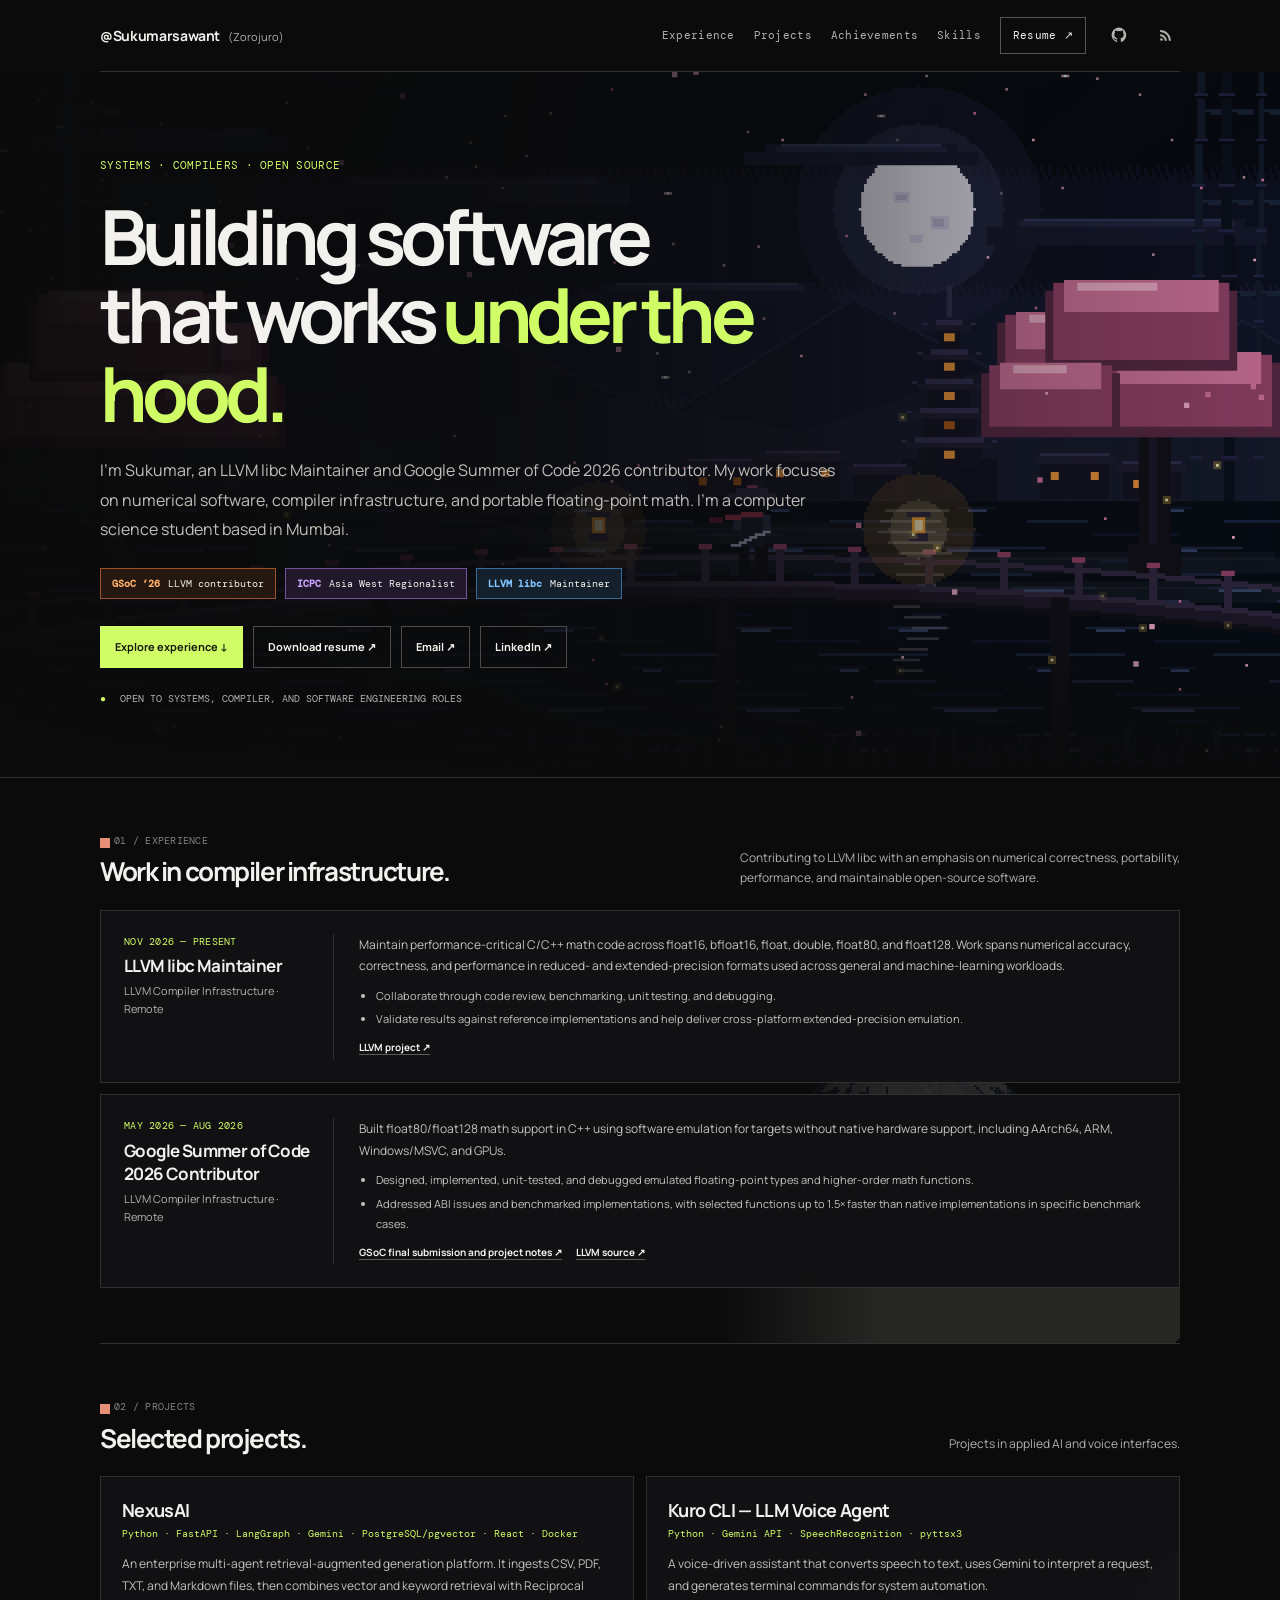
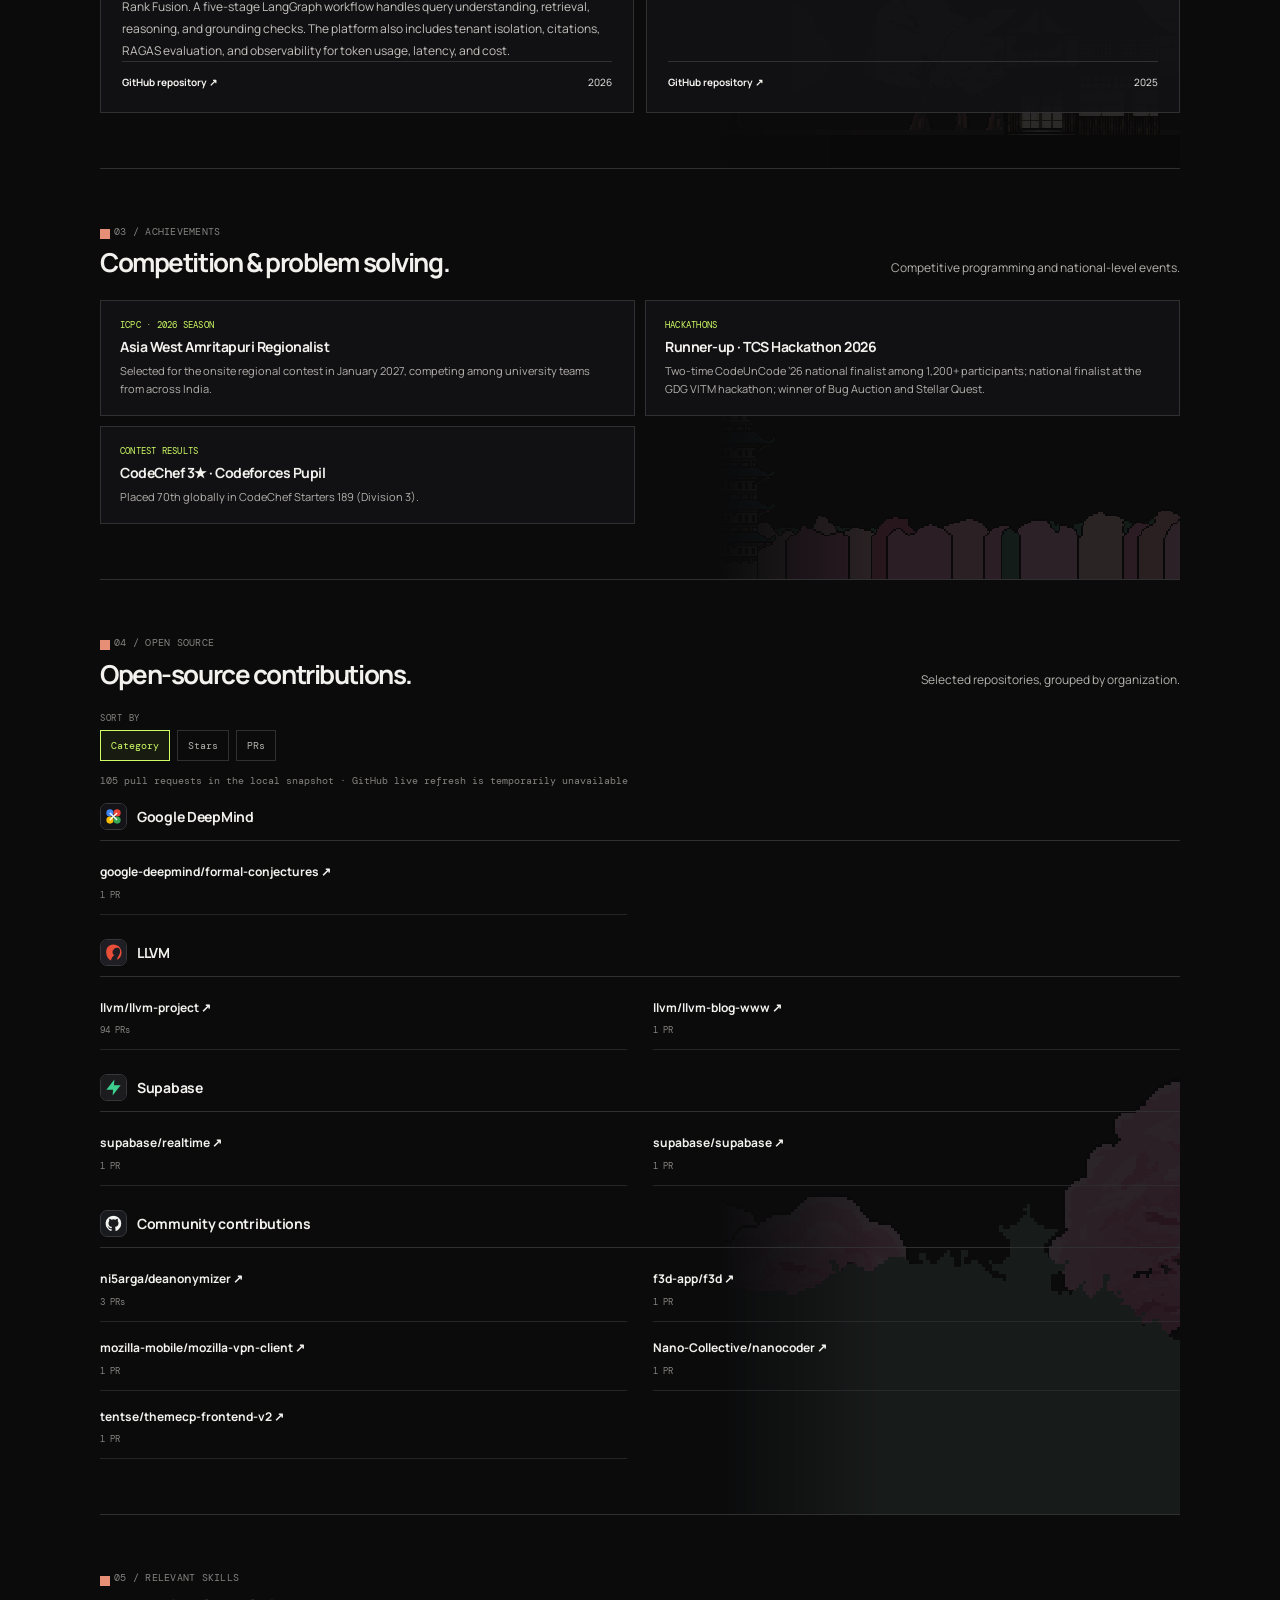
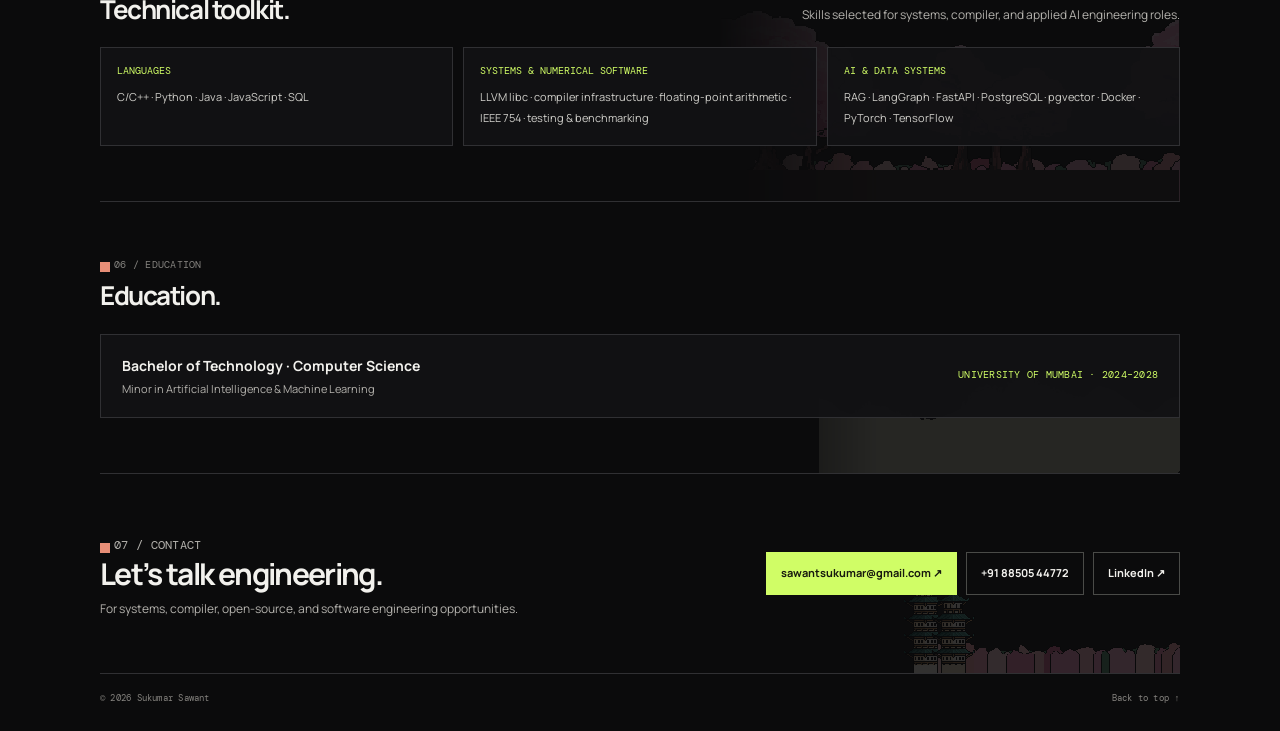
<file: index.html>
<!doctype html>
<html lang="en">
<head>
<meta charset="utf-8"><meta name="viewport" content="width=device-width,initial-scale=1"><meta name="theme-color" content="#0b0b0c">
<meta name="description" content="Sukumar Sawant — LLVM libc Maintainer, Google Summer of Code 2026 contributor, and computer science student focused on compilers, systems, and open source.">
<meta property="og:title" content="Sukumar Sawant — Systems & Open Source"><meta property="og:description" content="LLVM libc maintainer and GSoC contributor working on portable floating-point math, compilers, and systems software."><meta property="og:type" content="website">
<title>Sukumar Sawant — Systems &amp; Open Source</title>
<link rel="alternate" type="application/rss+xml" title="Sukumar Sawant — GitHub contributions" href="rss.xml">
<link rel="preconnect" href="https://fonts.googleapis.com"><link rel="preconnect" href="https://fonts.gstatic.com" crossorigin><link href="https://fonts.googleapis.com/css2?family=DM+Mono:wght@400;500&family=Manrope:wght@400;500;600;700;800&display=swap" rel="stylesheet">
<style>
@property --drift-x{syntax:"<length>";inherits:false;initial-value:0px}:root{color-scheme:dark;--bg:#0b0b0c;--surface:#111214;--surface2:#17181a;--ink:#f2f1ed;--muted:#b4b2ad;--dim:#85837f;--line:#303033;--accent:#d0fd66;--max:1080px}*{box-sizing:border-box}html{scroll-behavior:smooth;scroll-padding-top:90px}body{margin:0;background:var(--bg);color:var(--ink);font:15px/1.65 Manrope,Arial,sans-serif;-webkit-font-smoothing:antialiased}a{color:inherit;text-decoration:none}a:focus-visible{outline:2px solid var(--accent);outline-offset:4px}.wrap{width:min(var(--max),calc(100% - 48px));margin:0 auto}.mono,.eyebrow,.nav,.section-label,.meta,.tag,.footer{font-family:"DM Mono",monospace;letter-spacing:.025em}.topbar{height:72px;border-bottom:1px solid var(--line);display:flex;align-items:center;justify-content:space-between;gap:20px}.brand{font-weight:700;font-size:14px;letter-spacing:-.025em;white-space:nowrap}.brand span{color:var(--muted);font-size:11px;font-weight:400;letter-spacing:0;margin-left:5px}.brand i{font-style:normal;color:var(--accent)}.nav{display:flex;gap:19px;align-items:center;color:var(--muted);font-size:11px}.nav a:hover,.plain-link:hover{color:var(--accent)}.nav .resume{border:1px solid #555650;padding:8px 12px;color:var(--ink);white-space:nowrap}.nav-icon{display:inline-flex;width:28px;height:28px;align-items:center;justify-content:center;color:var(--muted)}.nav-icon svg{width:16px;height:16px;fill:currentColor}.nav-icon:hover{color:var(--accent)}
.hero{width:100vw;margin-left:calc((min(var(--max),100vw - 48px) - 100vw)/2);padding:84px max(24px,calc((100vw - var(--max))/2)) 72px;border-bottom:1px solid var(--line);position:relative;min-height:560px;display:flex;align-items:center;overflow:hidden;isolation:isolate}.hero:before{content:"";position:absolute;inset:0;z-index:1;pointer-events:none;background:linear-gradient(90deg,rgba(11,11,12,.97) 0%,rgba(11,11,12,.86) 38%,rgba(11,11,12,.36) 76%,rgba(11,11,12,.18) 100%),linear-gradient(0deg,#0b0b0c 0%,transparent 19%,transparent 88%,rgba(11,11,12,.08) 100%)}.japan-scene{position:absolute;inset:0;z-index:0;overflow:hidden;pointer-events:none}.japan-scene img{position:absolute;inset:0;width:100%;height:100%;object-fit:fill;image-rendering:pixelated;transform:translate3d(var(--drift-x,0px),var(--parallax-y,0px),0);will-change:transform}.scene-sky{z-index:0}.scene-clouds{z-index:1;animation:scene-drift 48s ease-in-out infinite alternate}.scene-mountain-back{z-index:2;animation:scene-drift 65s ease-in-out infinite alternate-reverse}.scene-fuji{z-index:3;animation:scene-drift 72s ease-in-out infinite alternate}.scene-mountain-middle{z-index:4;animation:scene-drift 58s ease-in-out infinite alternate-reverse}.scene-background-trees{z-index:5;animation:scene-drift 50s ease-in-out infinite alternate}.scene-mountain-front{z-index:6;animation:scene-drift 44s ease-in-out infinite alternate-reverse}.scene-trees{z-index:7;animation:scene-drift 38s ease-in-out infinite alternate}.scene-house{z-index:8}.scene-shrine-multiple{z-index:9}.scene-shrine-single{z-index:10}.scene-grass{z-index:11}.scene-ground{z-index:12}.hero-content{position:relative;z-index:2;width:100%;max-width:780px}.eyebrow{font-size:11px;text-transform:uppercase;color:var(--accent);margin:0 0 23px}.hero h1{font-size:clamp(44px,7vw,76px);line-height:1.03;letter-spacing:-.075em;margin:0;max-width:900px}.hero h1 span{color:var(--accent)}.lede{max-width:740px;color:#c1bfba;font-size:16px;line-height:1.85;margin:24px 0 0}.hero-links{display:flex;flex-wrap:wrap;align-items:center;gap:10px;margin-top:27px}.button{display:inline-flex;align-items:center;justify-content:center;gap:9px;padding:11px 14px;border:1px solid #4a4b48;font-size:11px;font-weight:700;transition:.18s}.button:hover{border-color:var(--accent);transform:translateY(-2px)}.button.primary{background:var(--accent);color:#17190e;border-color:var(--accent)}.availability{font:10px "DM Mono",monospace;color:var(--muted);margin-top:24px;text-transform:uppercase}.availability b{color:var(--accent);font-weight:400;margin-right:8px}@keyframes scene-drift{from{--drift-x:-4px}to{--drift-x:4px}}
.hero-badges{display:flex;flex-wrap:wrap;gap:9px;margin-top:23px}.hero-badge{display:inline-flex;align-items:center;gap:8px;border:1px solid #4a4d42;background:#141611;padding:8px 11px;color:#f2f1ed;font:10px "DM Mono",monospace;transition:transform .18s,border-color .18s}.hero-badge b{font-weight:600}.hero-badge:hover{transform:translateY(-2px)}.hero-badge--gsoc{background:#241810;border-color:#9a5425}.hero-badge--gsoc b{color:#ffad68}.hero-badge--gsoc:hover{border-color:#ffad68}.hero-badge--icpc{background:#21182b;border-color:#72519a}.hero-badge--icpc b{color:#c9a5ff}.hero-badge--icpc:hover{border-color:#c9a5ff}.hero-badge--maintainer{background:#14202c;border-color:#376c9e}.hero-badge--maintainer b{color:#82c4ff}.hero-badge--maintainer:hover{border-color:#82c4ff}
.section{padding:55px 0;border-bottom:1px solid var(--line)}.section-head{display:flex;justify-content:space-between;align-items:end;gap:20px;margin-bottom:22px}.section-label{color:var(--dim);font-size:10px;text-transform:uppercase;margin:0 0 7px}.section h2{font-size:26px;line-height:1.2;letter-spacing:-.055em;margin:0}.section-intro{margin:0;max-width:440px;font-size:12px;color:var(--muted)}.feature{display:grid;grid-template-columns:210px 1fr;gap:25px;padding:23px;background:var(--surface);border:1px solid var(--line)}.feature + .feature{margin-top:11px}.feature-aside{border-right:1px solid var(--line);padding-right:18px}.meta{font-size:10px;color:var(--accent);text-transform:uppercase}.feature h3,.project h3,.award h3{font-size:17px;line-height:1.35;letter-spacing:-.035em;margin:5px 0 4px}.org{font-size:11px;color:var(--muted)}.feature-body p{margin:0;color:#c5c3be;font-size:12px;line-height:1.8}.feature-body ul{padding-left:17px;margin:9px 0 0;color:#c5c3be;font-size:11px;line-height:1.85}.feature-body li+li{margin-top:3px}.inline-proof{display:inline-flex;gap:14px;margin-top:10px;font-size:10px;font-weight:700}.plain-link{color:var(--ink);text-decoration:underline;text-decoration-color:#595a54;text-underline-offset:3px}
.projects{display:grid;grid-template-columns:1fr 1fr;gap:12px}.project{background:var(--surface);border:1px solid var(--line);padding:21px;display:flex;flex-direction:column;min-height:210px}.project h3{font-size:18px;margin:0 0 5px}.project .stack{font:10px "DM Mono",monospace;color:var(--accent);margin:0 0 13px}.project p{font-size:12px;line-height:1.8;color:#c5c3be;margin:0}.project .project-bottom{border-top:1px solid var(--line);padding-top:12px;margin-top:auto;display:flex;justify-content:space-between;gap:12px;font-size:10px}.project-bottom a{font-weight:700}.project-bottom a:hover{color:var(--accent)}
.contribution-tools{display:grid;gap:12px;margin-bottom:16px}.contribution-search{width:100%;border:1px solid var(--line);background:var(--surface);color:var(--ink);font:12px Manrope,sans-serif;padding:12px 14px}.filter-row{display:flex;flex-wrap:wrap;gap:7px}.filter-btn{border:1px solid var(--line);background:transparent;color:var(--muted);font:10px "DM Mono",monospace;padding:8px 10px;cursor:pointer}.filter-btn:hover,.filter-btn[aria-pressed="true"]{border-color:var(--accent);background:#171b10;color:var(--accent)}.filter-count{color:var(--dim);margin-left:4px}.contribution-count{font:10px "DM Mono",monospace;color:var(--dim);margin:0}.contribution-list{display:grid;grid-template-columns:repeat(2,minmax(0,1fr));gap:10px}.contribution-card{display:flex;flex-direction:column;gap:13px;padding:17px;background:var(--surface);border:1px solid var(--line);min-width:0}.contribution-card-head{display:flex;justify-content:space-between;align-items:flex-start;gap:10px}.contribution-repo-name{font-size:13px;font-weight:700;margin:0 0 3px;overflow-wrap:anywhere}.contribution-org-name{font:9px "DM Mono",monospace;color:var(--dim);margin:0}.pr-count{white-space:nowrap;border:1px solid #45483d;background:#191c14;color:var(--accent);padding:5px 7px;font:9px "DM Mono",monospace}.contribution-stats{display:flex;gap:7px;flex-wrap:wrap}.contribution-stat{border:1px solid var(--line);padding:5px 7px;color:var(--muted);font:9px "DM Mono",monospace}.contribution-stat--merged{color:#a8e5a3;border-color:#3f6240;background:#141d14}.contribution-card>a{font-size:10px;font-weight:700;color:#d7d6d1}.contribution-card>a:hover{color:var(--accent)}
.achievement-grid{display:grid;grid-template-columns:repeat(2,1fr);gap:10px}.award{background:var(--surface);border:1px solid var(--line);padding:17px 19px}.award .meta{color:var(--accent);font-size:9px;text-transform:uppercase}.award h3{margin:5px 0;font-size:14px}.award p{font-size:11px;line-height:1.65;color:var(--muted);margin:0}
.skills{display:grid;grid-template-columns:repeat(3,1fr);gap:10px}.skill-group{padding:16px;background:var(--surface);border:1px solid var(--line)}.skill-group h3{font:10px "DM Mono",monospace;color:var(--accent);text-transform:uppercase;margin:0 0 10px}.skill-group p{margin:0;color:#d0cfca;font-size:11px;line-height:1.9}.education{display:flex;justify-content:space-between;gap:20px;align-items:center;padding:19px 21px;background:var(--surface);border:1px solid var(--line)}.education h3{font-size:14px;margin:0 0 3px}.education p{font-size:11px;color:var(--muted);margin:0}.education .meta{white-space:nowrap;text-align:right;font-size:10px;color:var(--accent)}
.contact{display:flex;align-items:center;justify-content:space-between;gap:25px}.contact h2{font-size:30px}.contact p{font-size:12px;color:var(--muted);margin:7px 0 0}.contact-links{display:flex;gap:9px;flex-wrap:wrap}.footer{display:flex;justify-content:space-between;padding:17px 0 25px;font-size:9px;color:var(--dim)}.footer a:hover{color:var(--accent)}
@media(max-width:760px){.wrap{width:calc(100% - 34px)}.topbar{height:62px;gap:10px}.brand{font-size:12px}.brand span{font-size:10px}.nav{gap:8px}.nav a:not(.resume):not(.nav-icon){display:none}.nav .resume{font-size:10px;padding:7px 9px}.nav-icon{width:24px;height:26px}.hero{width:100vw;margin-left:-17px;padding:65px 17px 55px;min-height:0;align-items:flex-start}.hero:before{background:linear-gradient(90deg,rgba(11,11,12,.94),rgba(11,11,12,.64)),linear-gradient(0deg,#0b0b0c 0%,transparent 30%,rgba(11,11,12,.12) 100%)}.japan-scene{inset:0;width:100%;height:100%;aspect-ratio:auto;opacity:.86}.japan-scene img{width:100%;height:100%}.hero h1{font-size:clamp(43px,11vw,66px)}.lede{font-size:14px}.section{padding:43px 0}.section-head{display:block}.section-intro{margin-top:9px}.feature{grid-template-columns:1fr;gap:12px;padding:18px}.feature-aside{border-right:0;border-bottom:1px solid var(--line);padding:0 0 11px}.projects,.achievement-grid,.skills,.contribution-list{grid-template-columns:1fr}.project{min-height:195px}.education{align-items:flex-start;flex-direction:column}.education .meta{text-align:left}.contact{align-items:flex-start;flex-direction:column}.contact h2{font-size:27px}.footer{gap:14px;flex-wrap:wrap}.hero-badge{font-size:9px}}@media(prefers-reduced-motion:reduce){html{scroll-behavior:auto}*,*:before,*:after{transition:none!important;animation:none!important}}
</style>
<style>
.hero:before{z-index:2}.hero-content{z-index:3}.hero-video{position:absolute;inset:0;z-index:1;width:100%;height:100%;object-fit:cover;object-position:center;opacity:0;transition:opacity .7s ease;pointer-events:none}.hero.video-ready .hero-video{opacity:1}.japan-scene{z-index:1;transition:opacity .7s ease}.hero.video-ready .japan-scene{opacity:0}
@media(prefers-reduced-motion:reduce){.hero-video{display:none!important}}
</style>
<style>
/* Carry the pixel-art world through the portfolio with quiet, section-specific landmarks. */
.section{position:relative;isolation:isolate;overflow:hidden}
.section:before{content:"";position:absolute;z-index:0;inset:0 0 0 auto;width:min(43%,500px);pointer-events:none;background-repeat:no-repeat;background-position:right center;background-size:auto 78%;opacity:.13;image-rendering:pixelated;mask-image:linear-gradient(90deg,transparent 0%,#000 35%)}
.section>*{position:relative;z-index:1}
#experience:before{background-image:url("images/japan/Fuji.png"),url("images/japan/Mountain_Back.png");background-size:auto 76%,auto 67%;background-position:right 18% center,right bottom}
#projects:before{background-image:url("images/japan/House.png"),url("images/japan/Trees.png");background-size:auto 57%,auto 66%;background-position:right 13% bottom,right bottom}
#achievements:before{background-image:url("images/japan/Shrine_Single.png"),url("images/japan/BackgroundTrees.png");background-size:auto 72%,auto 75%;background-position:right 17% bottom,right bottom}
#opensource:before{background-image:url("images/japan/Mountain_Middle.png"),url("images/japan/Trees.png");background-size:auto 67%,auto 60%;background-position:right 10% bottom,right bottom}
#skills:before{background-image:url("images/japan/Trees.png"),url("images/japan/BackgroundTrees.png");background-size:auto 82%,auto 76%;background-position:right 10% bottom,right bottom}
#education:before{background-image:url("images/japan/Mountain_Back.png");background-size:auto 68%;background-position:right bottom}
#contact:before{background-image:url("images/japan/Shrine_Multiple.png"),url("images/japan/BackgroundTrees.png");background-size:auto 77%,auto 68%;background-position:right 8% bottom,right bottom;opacity:.16}
.section-label{display:flex;align-items:center;gap:8px}
.section-label:before{content:"";width:6px;height:6px;flex:0 0 6px;background:#ff9d83;box-shadow:4px 0 #ff9d83,0 4px #ff9d83,4px 4px #ff9d83;opacity:.9}
.project,.feature,.award,.skill-group,.education{background-color:rgba(17,18,20,.94)}
@media(max-width:760px){.section:before{width:60%;background-size:auto 58%;opacity:.09}#contact:before{opacity:.11}.section>*{z-index:1}}
@media(prefers-reduced-motion:reduce){.section:before{scroll-behavior:auto}}
.contribution-tools{gap:13px}.contribution-filter-block{display:grid;gap:6px}.control-label{font:9px "DM Mono",monospace;letter-spacing:.08em;text-transform:uppercase;color:var(--dim)}.contribution-sort .filter-btn[aria-pressed="true"]{border-color:#777;background:#202023;color:var(--ink)}
.contribution-list{display:grid;grid-template-columns:1fr;gap:24px}.contribution-group{min-width:0}.contribution-group-head{display:flex;align-items:center;gap:10px;margin:0 0 5px;padding-bottom:10px;border-bottom:1px solid var(--line)}.contribution-group-head img,.contribution-group-mark{width:27px;height:27px;flex:0 0 27px;border:1px solid #37373b;border-radius:7px}.contribution-group-head img{display:block}.contribution-group-mark{display:grid;place-items:center;background:#191a1d;color:#f4f4f2}.contribution-group-mark svg{width:17px;height:17px;fill:currentColor}.contribution-group-title{font-size:14px;margin:0;letter-spacing:-.02em}.contribution-group-meta{font:9px "DM Mono",monospace;color:var(--dim);margin-left:auto}.contribution-repo-list{display:grid;grid-template-columns:repeat(2,minmax(0,1fr));column-gap:26px}.contribution-entry{display:grid;grid-template-columns:minmax(0,1fr);gap:5px;min-width:0;padding:13px 0;border-bottom:1px solid rgba(48,48,51,.72)}.contribution-entry-main{min-width:0}.contribution-entry-title{font-size:12px;font-weight:700;overflow-wrap:anywhere}.contribution-entry-title:hover{color:var(--accent)}.contribution-entry-description{font-size:10px;line-height:1.55;color:var(--muted);margin:4px 0 0;max-width:76ch}.contribution-entry-metrics{display:flex;flex-wrap:wrap;align-items:center;gap:5px 9px;white-space:normal;font:9px "DM Mono",monospace;color:var(--dim)}.contribution-entry-metrics>span+span:before{content:"·";margin-right:9px;color:#65656a}.contribution-entry-metrics .repo-stars{color:var(--dim)}
@media(max-width:760px){.contribution-repo-list{grid-template-columns:1fr}.contribution-group-meta{font-size:8px}.contribution-entry-description{max-width:unset}}
</style>
</head>
<body>
<header class="wrap topbar"><a class="brand" href="#top">@Sukumarsawant <span>(Zorojuro)</span></a><nav class="nav" aria-label="Main navigation"><a href="#experience">Experience</a><a href="#projects">Projects</a><a href="#achievements">Achievements</a><a href="#skills">Skills</a><a class="resume" href="sukumar_resume.pdf" target="_blank" rel="noopener">Resume ↗</a><a class="nav-icon" href="https://github.com/sukumarsawant" target="_blank" rel="noopener" aria-label="GitHub profile" title="GitHub"><svg viewBox="0 0 24 24" aria-hidden="true"><path d="M12 .9a11.1 11.1 0 0 0-3.51 21.63c.55.1.76-.24.76-.54v-2.08c-3.1.67-3.76-1.32-3.76-1.32-.5-1.29-1.24-1.63-1.24-1.63-1.01-.69.08-.68.08-.68 1.12.08 1.71 1.15 1.71 1.15 1 1.71 2.61 1.22 3.25.94.1-.72.39-1.22.71-1.5-2.47-.28-5.07-1.24-5.07-5.51 0-1.22.44-2.22 1.15-3-.11-.28-.5-1.42.11-2.96 0 0 .94-.3 3.05 1.15a10.6 10.6 0 0 1 5.55 0c2.11-1.45 3.04-1.15 3.04-1.15.61 1.54.23 2.68.12 2.96.72.78 1.14 1.78 1.14 3.02 0 4.28-2.6 5.22-5.08 5.49.4.34.76 1 .76 2.02v3c0 .3.2.65.77.54A11.1 11.1 0 0 0 12 .9Z"/></svg></a><a class="nav-icon" href="rss.xml" aria-label="RSS feed" title="RSS feed"><svg viewBox="0 0 24 24" aria-hidden="true"><path d="M5.2 16.8a2 2 0 1 0 0 4 2 2 0 0 0 0-4Zm-2-6.1v3.1a6.9 6.9 0 0 1 6.9 6.9h3.1c0-5.5-4.5-10-10-10Zm0-6.2v3.1c7.2 0 13.1 5.9 13.1 13.1h3.1C19.4 11.8 12.1 4.5 3.2 4.5Z"/></svg></a></nav></header>
<main id="top" class="wrap">
<section class="hero"><video class="hero-video" muted loop playsinline preload="metadata" aria-hidden="true"><source src="media/samurai-night-hero-loop.webm" type="video/webm"></video><div class="japan-scene" aria-hidden="true"><img class="scene-sky" data-depth="0.08" src="images/japan/Sky.png" alt=""><img class="scene-clouds" data-depth="0.12" src="images/japan/Clouds.png" alt=""><img class="scene-mountain-back" data-depth="0.2" src="images/japan/Mountain_Back.png" alt=""><img class="scene-fuji" data-depth="0.24" src="images/japan/Fuji.png" alt=""><img class="scene-mountain-middle" data-depth="0.32" src="images/japan/Mountain_Middle.png" alt=""><img class="scene-background-trees" data-depth="0.4" src="images/japan/BackgroundTrees.png" alt=""><img class="scene-mountain-front" data-depth="0.48" src="images/japan/Mountain_Front.png" alt=""><img class="scene-trees" data-depth="0.56" src="images/japan/Trees.png" alt=""><img class="scene-house" data-depth="0.62" src="images/japan/House.png" alt=""><img class="scene-shrine-multiple" data-depth="0.68" src="images/japan/Shrine_Multiple.png" alt=""><img class="scene-shrine-single" data-depth="0.73" src="images/japan/Shrine_Single.png" alt=""><img class="scene-grass" data-depth="0.86" src="images/japan/Gras.png" alt=""><img class="scene-ground" data-depth="1" src="images/japan/Ground.png" alt=""></div><div class="hero-content"><p class="eyebrow">Systems · Compilers · Open source</p><h1>Building software<br>that works <span>under the hood.</span></h1><p class="lede">I’m Sukumar, an LLVM libc Maintainer and Google Summer of Code 2026 contributor. My work focuses on numerical software, compiler infrastructure, and portable floating-point math. I’m a computer science student based in Mumbai.</p><div class="hero-badges"><a class="hero-badge hero-badge--gsoc" href="#experience"><b>GSoC ’26</b><span>LLVM contributor</span></a><a class="hero-badge hero-badge--icpc" href="#achievements"><b>ICPC</b><span>Asia West Regionalist</span></a><a class="hero-badge hero-badge--maintainer" href="#experience"><b>LLVM libc</b><span>Maintainer</span></a></div><div class="hero-links"><a class="button primary" href="#experience">Explore experience ↓</a><a class="button" href="sukumar_resume.pdf" target="_blank" rel="noopener">Download resume ↗</a><a class="button" href="mailto:sawantsukumar@gmail.com">Email ↗</a><a class="button" href="https://linkedin.com/in/sukumar-sawant" target="_blank" rel="noopener">LinkedIn ↗</a></div><div class="availability"><b>●</b> Open to systems, compiler, and software engineering roles</div></div></section>
<section class="section" id="experience"><div class="section-head"><div><p class="section-label">01 / Experience</p><h2>Work in compiler infrastructure.</h2></div><p class="section-intro">Contributing to LLVM libc with an emphasis on numerical correctness, portability, performance, and maintainable open-source software.</p></div>
<article class="feature"><div class="feature-aside"><div class="meta">Nov 2026 — Present</div><h3>LLVM libc Maintainer</h3><div class="org">LLVM Compiler Infrastructure · Remote</div></div><div class="feature-body"><p>Maintain performance-critical C/C++ math code across float16, bfloat16, float, double, float80, and float128. Work spans numerical accuracy, correctness, and performance in reduced- and extended-precision formats used across general and machine-learning workloads.</p><ul><li>Collaborate through code review, benchmarking, unit testing, and debugging.</li><li>Validate results against reference implementations and help deliver cross-platform extended-precision emulation.</li></ul><div class="inline-proof"><a class="plain-link" href="https://github.com/llvm/llvm-project" target="_blank" rel="noopener">LLVM project ↗</a></div></div></article>
<article class="feature"><div class="feature-aside"><div class="meta">May 2026 — Aug 2026</div><h3>Google Summer of Code 2026 Contributor</h3><div class="org">LLVM Compiler Infrastructure · Remote</div></div><div class="feature-body"><p>Built float80/float128 math support in C++ using software emulation for targets without native hardware support, including AArch64, ARM, Windows/MSVC, and GPUs.</p><ul><li>Designed, implemented, unit-tested, and debugged emulated floating-point types and higher-order math functions.</li><li>Addressed ABI issues and benchmarked implementations, with selected functions up to 1.5× faster than native implementations in specific benchmark cases.</li></ul><div class="inline-proof"><a class="plain-link" href="https://gist.github.com/Sukumarsawant" target="_blank" rel="noopener">GSoC final submission and project notes ↗</a><a class="plain-link" href="https://github.com/llvm/llvm-project" target="_blank" rel="noopener">LLVM source ↗</a></div></div></article></section>
<section class="section" id="projects"><div class="section-head"><div><p class="section-label">02 / Projects</p><h2>Selected projects.</h2></div><p class="section-intro">Projects in applied AI and voice interfaces.</p></div><div class="projects">
<article class="project"><h3>NexusAI</h3><p class="stack">Python · FastAPI · LangGraph · Gemini · PostgreSQL/pgvector · React · Docker</p><p>An enterprise multi-agent retrieval-augmented generation platform. It ingests CSV, PDF, TXT, and Markdown files, then combines vector and keyword retrieval with Reciprocal Rank Fusion. A five-stage LangGraph workflow handles query understanding, retrieval, reasoning, and grounding checks. The platform also includes tenant isolation, citations, RAGAS evaluation, and observability for token usage, latency, and cost.</p><div class="project-bottom"><a href="https://github.com/Sukumarsawant/NexusAI" target="_blank" rel="noopener">GitHub repository ↗</a><span>2026</span></div></article>
<article class="project"><h3>Kuro CLI — LLM Voice Agent</h3><p class="stack">Python · Gemini API · SpeechRecognition · pyttsx3</p><p>A voice-driven assistant that converts speech to text, uses Gemini to interpret a request, and generates terminal commands for system automation.</p><div class="project-bottom"><a href="https://github.com/Sukumarsawant/Kuro-CLI-" target="_blank" rel="noopener">GitHub repository ↗</a><span>2025</span></div></article>
</div></section>
<section class="section" id="achievements"><div class="section-head"><div><p class="section-label">03 / Achievements</p><h2>Competition &amp; problem solving.</h2></div><p class="section-intro">Competitive programming and national-level events.</p></div><div class="achievement-grid">
<article class="award"><div class="meta">ICPC · 2026 season</div><h3>Asia West Amritapuri Regionalist</h3><p>Selected for the onsite regional contest in January 2027, competing among university teams from across India.</p></article>
<article class="award"><div class="meta">Hackathons</div><h3>Runner-up · TCS Hackathon 2026</h3><p>Two-time CodeUnCode ’26 national finalist among 1,200+ participants; national finalist at the GDG VITM hackathon; winner of Bug Auction and Stellar Quest.</p></article>
<article class="award"><div class="meta">Contest results</div><h3>CodeChef 3★ · Codeforces Pupil</h3><p>Placed 70th globally in CodeChef Starters 189 (Division 3).</p></article>
</div></section>
<section class="section" id="opensource"><div class="section-head"><div><p class="section-label">04 / Open source</p><h2>Open-source contributions.</h2></div><p class="section-intro">Selected repositories, grouped by organization.</p></div><div class="contribution-tools"><div class="contribution-filter-block"><span class="control-label">Sort by</span><div id="contributionSort" class="filter-row" aria-label="Sort contributions"><button class="filter-btn" data-sort="category" aria-pressed="true">Category</button><button class="filter-btn" data-sort="stars" aria-pressed="false">Stars</button><button class="filter-btn" data-sort="prs" aria-pressed="false">PRs</button></div></div><p class="contribution-count" id="contributionCount" aria-live="polite">Loading contributions…</p></div><div class="contribution-list" id="contributionList"></div></section>
<section class="section" id="skills"><div class="section-head"><div><p class="section-label">05 / Relevant skills</p><h2>Technical toolkit.</h2></div><p class="section-intro">Skills selected for systems, compiler, and applied AI engineering roles.</p></div><div class="skills"><article class="skill-group"><h3>Languages</h3><p>C/C++ · Python · Java · JavaScript · SQL</p></article><article class="skill-group"><h3>Systems &amp; numerical software</h3><p>LLVM libc · compiler infrastructure · floating-point arithmetic · IEEE 754 · testing &amp; benchmarking</p></article><article class="skill-group"><h3>AI &amp; data systems</h3><p>RAG · LangGraph · FastAPI · PostgreSQL · pgvector · Docker · PyTorch · TensorFlow</p></article></div></section>
<section class="section" id="education"><div class="section-head"><div><p class="section-label">06 / Education</p><h2>Education.</h2></div></div><article class="education"><div><h3>Bachelor of Technology · Computer Science</h3><p>Minor in Artificial Intelligence &amp; Machine Learning</p></div><div class="meta">University of Mumbai · 2024–2028</div></article></section>
<section class="section contact" id="contact"><div><p class="section-label">07 / Contact</p><h2>Let’s talk engineering.</h2><p>For systems, compiler, open-source, and software engineering opportunities.</p></div><div class="contact-links"><a class="button primary" href="mailto:sawantsukumar@gmail.com">sawantsukumar@gmail.com ↗</a><a class="button" href="tel:+918850544772">+91 88505 44772</a><a class="button" href="https://linkedin.com/in/sukumar-sawant" target="_blank" rel="noopener">LinkedIn ↗</a></div></section>
<footer class="footer"><span>© 2026 Sukumar Sawant</span><a href="#top">Back to top ↑</a></footer>
</main>
<script>
(() => {
  const list = document.getElementById('contributionList');
  const sortControls = document.getElementById('contributionSort');
  const count = document.getElementById('contributionCount');
  let contributions = [];
  let sortBy = 'category';
  const starsByRepository = new Map();
  const descriptionsByRepository = new Map();
  const escapeHtml = (value) => String(value).replace(/[&<>"']/g, (c) => ({'&':'&amp;','<':'&lt;','>':'&gt;','"':'&quot;',"'":'&#39;'}[c]));
  const includedRepositories = new Set(['llvm/llvm-project','ni5arga/deanonymizer','f3d-app/f3d','google-deepmind/formal-conjectures','llvm/llvm-blog-www','mozilla-mobile/mozilla-vpn-client','Nano-Collective/nanocoder','supabase/realtime','supabase/supabase','tentse/themecp-frontend-v2']);
  const keepSelected = (items) => items.filter((item) => includedRepositories.has(`${item.organization}/${item.repository}`));
  const categoryInfo = {
    'Google DeepMind':{logo:'images/oss/deepmind.svg',repos:['google-deepmind/formal-conjectures']},
    'LLVM':{logo:'images/oss/llvm.svg',repos:['llvm/llvm-project','llvm/llvm-blog-www']},
    'Supabase':{logo:'images/oss/supabase.svg',repos:['supabase/realtime','supabase/supabase']},
    'Community contributions':{logo:null,repos:['ni5arga/deanonymizer','f3d-app/f3d','mozilla-mobile/mozilla-vpn-client','Nano-Collective/nanocoder','tentse/themecp-frontend-v2']}
  };
  const categoryOrder = Object.keys(categoryInfo);
  const categoryFor = (item) => categoryOrder.find((category) => categoryInfo[category].repos.includes(`${item.organization}/${item.repository}`));
  const formatStars = (value) => value == null ? '' : `${new Intl.NumberFormat('en',{notation:'compact',maximumFractionDigits:1}).format(value)} stars`;
  function drawList() {
    const filtered = contributions;
    const repositories = new Map();
    filtered.forEach((item) => {
      const key = `${item.organization}/${item.repository}`;
      if (!repositories.has(key)) repositories.set(key, {organization:item.organization,repository:item.repository,total:0,category:categoryFor(item),stars:starsByRepository.get(key) ?? null});
      const repo = repositories.get(key); repo.total += 1;
    });
    const cards = [...repositories.values()].sort((a,b) => sortBy === 'stars' ? (b.stars ?? -1)-(a.stars ?? -1) || b.total-a.total : sortBy === 'prs' ? b.total-a.total || (b.stars ?? -1)-(a.stars ?? -1) : categoryOrder.indexOf(a.category)-categoryOrder.indexOf(b.category) || b.total-a.total || a.repository.localeCompare(b.repository));
    count.textContent = `${repositories.size} repositories · ${filtered.length} pull requests`;
    const groups = categoryOrder.map((category) => ({category,repositories:cards.filter((repo) => repo.category === category)})).filter((group) => group.repositories.length);
    list.innerHTML = groups.map(({category,repositories:groupRepos}) => {
      const info = categoryInfo[category];
      const mark = info.logo ? `<img src="${info.logo}" alt="${escapeHtml(category)} logo">` : `<span class="contribution-group-mark" aria-hidden="true"><svg viewBox="0 0 24 24"><path d="M12 .9a11.1 11.1 0 0 0-3.51 21.63c.55.1.76-.24.76-.54v-2.08c-3.1.67-3.76-1.32-3.76-1.32-.5-1.29-1.24-1.63-1.24-1.63-1.01-.69.08-.68.08-.68 1.12.08 1.71 1.15 1.71 1.15 1 1.71 2.61 1.22 3.25.94.1-.72.39-1.22.71-1.5-2.47-.28-5.07-1.24-5.07-5.51 0-1.22.44-2.22 1.15-3-.11-.28-.5-1.42.11-2.96 0 0 .94-.3 3.05 1.15a10.6 10.6 0 0 1 5.55 0c2.11-1.45 3.04-1.15 3.04-1.15.61 1.54.23 2.68.12 2.96.72.78 1.14 1.78 1.14 3.02 0 4.28-2.6 5.22-5.08 5.49.4.34.76 1 .76 2.02v3c0 .3.2.65.77.54A11.1 11.1 0 0 0 12 .9Z"/></svg></span>`;
      const groupCards = groupRepos.map((repo) => {
        const key = `${repo.organization}/${repo.repository}`;
        const description = descriptionsByRepository.get(key) || '';
        const stars = formatStars(repo.stars);
        return `<article class="contribution-entry"><div class="contribution-entry-main"><a class="contribution-entry-title" href="https://github.com/${escapeHtml(key)}" target="_blank" rel="noopener">${escapeHtml(key)} ↗</a>${description ? `<p class="contribution-entry-description">${escapeHtml(description)}</p>` : ''}</div><div class="contribution-entry-metrics"><span>${repo.total} ${repo.total === 1 ? 'PR' : 'PRs'}</span>${stars ? `<span class="repo-stars">${escapeHtml(stars)}</span>` : ''}</div></article>`;
      }).join('');
      return `<section class="contribution-group"><header class="contribution-group-head">${mark}<h3 class="contribution-group-title">${escapeHtml(category)}</h3></header><div class="contribution-repo-list">${groupCards}</div></section>`;
    }).join('') || '<p class="contribution-count">No repositories match this filter.</p>';
  }
  sortControls.querySelectorAll('[data-sort]').forEach((button) => button.addEventListener('click', () => { sortBy = button.dataset.sort; sortControls.querySelectorAll('[data-sort]').forEach((choice) => choice.setAttribute('aria-pressed',String(choice === button))); drawList(); }));
  const pendingStars = new Set();
  async function loadStars() {
    const repositories = [...new Set(contributions.map((item) => `${item.organization}/${item.repository}`))].filter((repo) => !starsByRepository.has(repo) && !pendingStars.has(repo));
    await Promise.all(repositories.map(async (repo) => {
      pendingStars.add(repo);
      starsByRepository.set(repo,null);
      try {
        const response = await fetch(`https://api.github.com/repos/${repo}`, {headers:{Accept:'application/vnd.github+json'}});
        if (response.ok) {
          const details = await response.json();
          starsByRepository.set(repo,details.stargazers_count);
          descriptionsByRepository.set(repo,details.description || '');
        }
      } catch (error) { /* Keep the contribution counts available if repository metadata is offline. */ }
      finally { pendingStars.delete(repo); }
    }));
    drawList();
  }
  async function syncGitHub() {
    try {
      const all = [];
      for (const page of [1,2]) {
        const response = await fetch(`https://api.github.com/search/issues?q=author%3Asukumarsawant+is%3Apr+state%3Aclosed&per_page=100&page=${page}`, {headers:{Accept:'application/vnd.github+json'}});
        if (!response.ok) throw new Error(`GitHub returned ${response.status}`);
        const data = await response.json();
        all.push(...data.items);
        if (page * 100 >= data.total_count) break;
      }
      contributions = keepSelected(all.map((item) => { const parts = item.repository_url.replace('https://api.github.com/repos/','').split('/'); return {organization:parts[0],repository:parts[1],title:item.title,url:item.html_url,state:item.state,merged:Boolean(item.pull_request?.merged_at)}; }));
      drawList();
      loadStars();
    } catch (error) {
      count.textContent = `${contributions.length} pull requests in the local snapshot · GitHub live refresh is temporarily unavailable`;
    }
  }
  fetch('contributions.json').then((r) => r.json()).then((data) => { contributions = keepSelected(data.filter((item) => item.state === 'closed').map((item) => ({...item}))); drawList(); loadStars(); syncGitHub(); }).catch(() => { count.textContent = 'Could not load the contribution snapshot.'; syncGitHub(); });
})();
</script>
<script>
(() => {
  const scene = document.querySelector('.japan-scene');
  if (!scene || window.matchMedia('(prefers-reduced-motion: reduce)').matches) return;
  const layers = [...scene.querySelectorAll('[data-depth]')];
  let queued = false;
  const update = () => {
    queued = false;
    const rect = scene.getBoundingClientRect();
    if (rect.bottom < 0 || rect.top > innerHeight) return;
    const scroll = Math.max(0, -rect.top);
    for (const layer of layers) {
      const depth = Number(layer.dataset.depth);
      layer.style.setProperty('--parallax-y', `${Math.round(scroll * (1 - depth) * 0.18)}px`);
    }
  };
  const schedule = () => { if (!queued) { queued = true; requestAnimationFrame(update); } };
  addEventListener('scroll', schedule, {passive:true});
  addEventListener('resize', schedule, {passive:true});
  schedule();
})();
</script>
<script>(() => { const hero = document.querySelector(".hero"); const video = hero?.querySelector(".hero-video"); if (!hero || !video || matchMedia("(prefers-reduced-motion: reduce)").matches) return; video.addEventListener("playing", () => hero.classList.add("video-ready"), {once:true}); video.play().catch(() => {}); })();</script>
</body></html>
</file>
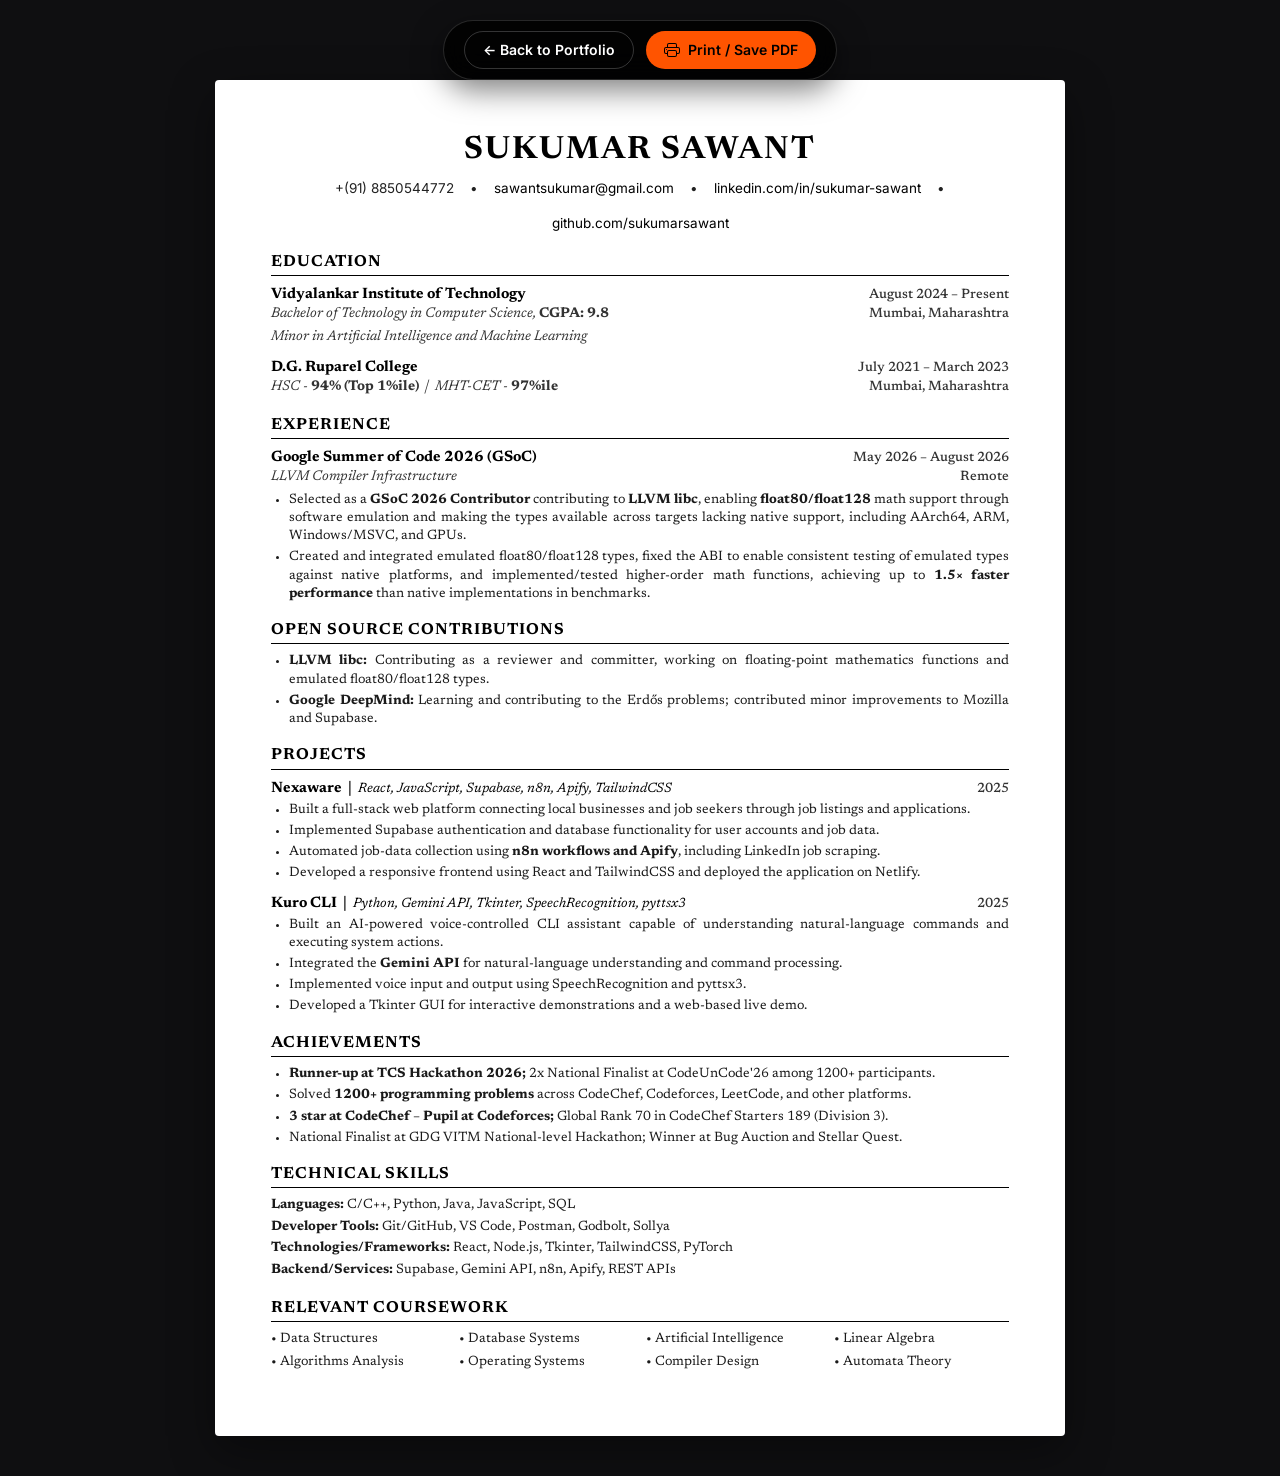
<file: resume.html>
<!DOCTYPE html>
<html lang="en">
<head>
  <meta charset="UTF-8">
  <meta name="viewport" content="width=device-width, initial-scale=1.0">
  <title>Sukumar Sawant - Resume</title>
  <link rel="preconnect" href="https://fonts.googleapis.com">
  <link rel="preconnect" href="https://fonts.gstatic.com" crossorigin>
  <link href="https://fonts.googleapis.com/css2?family=Latin+Modern+Roman:ital,wght@0,400;0,700;1,400&family=Newsreader:ital,opsz,wght@0,6..72,400;0,6..72,600;0,6..72,700;1,6..72,400&family=Inter:wght@400;500;600;700&display=swap" rel="stylesheet">
  <style>
    :root {
      --primary: #000000;
      --text: #1a1a1a;
      --muted: #4b5563;
      --accent: #ff5400;
      --line: #cbd5e1;
    }

    * {
      box-sizing: border-box;
      margin: 0;
      padding: 0;
    }

    body {
      background-color: #0f0f11;
      color: var(--text);
      font-family: 'Newsreader', 'Latin Modern Roman', 'Times New Roman', Georgia, serif;
      line-height: 1.4;
      padding: 40px 16px;
      display: flex;
      flex-direction: column;
      align-items: center;
    }

    /* Floating Action Bar */
    .action-bar {
      position: fixed;
      top: 20px;
      display: flex;
      gap: 12px;
      background: rgba(0, 0, 0, 0.85);
      backdrop-filter: blur(16px);
      padding: 10px 20px;
      border-radius: 30px;
      border: 1px solid rgba(255, 255, 255, 0.15);
      z-index: 100;
      box-shadow: 0 10px 30px rgba(0,0,0,0.5);
    }

    .action-btn {
      display: inline-flex;
      align-items: center;
      gap: 8px;
      background: #ff5400;
      color: #000;
      padding: 8px 18px;
      border-radius: 20px;
      font-family: 'Inter', sans-serif;
      font-size: 14px;
      font-weight: 600;
      text-decoration: none;
      border: none;
      cursor: pointer;
      transition: all 0.15s ease;
    }

    .action-btn:hover {
      background: #ff7633;
      transform: translateY(-1px);
    }

    .action-btn.secondary {
      background: transparent;
      color: #fff;
      border: 1px solid rgba(255, 255, 255, 0.2);
    }

    .action-btn.secondary:hover {
      background: rgba(255, 255, 255, 0.1);
      color: #ff5400;
    }

    /* Paper Page Container */
    .resume-page {
      background: #ffffff;
      width: 100%;
      max-width: 850px;
      min-height: 1100px;
      padding: 48px 56px;
      box-shadow: 0 15px 45px rgba(0,0,0,0.4);
      margin-top: 40px;
      border-radius: 4px;
    }

    /* Header */
    header {
      text-align: center;
      margin-bottom: 18px;
    }

    h1 {
      font-size: 32px;
      letter-spacing: 2px;
      font-weight: 700;
      text-transform: uppercase;
      color: #000000;
      margin-bottom: 6px;
    }

    .contacts {
      font-family: 'Inter', sans-serif;
      font-size: 13.5px;
      color: #222;
      display: flex;
      justify-content: center;
      align-items: center;
      flex-wrap: wrap;
      gap: 16px;
    }

    .contacts a {
      color: #000;
      text-decoration: none;
    }

    .contacts a:hover {
      color: var(--accent);
      text-decoration: underline;
    }

    /* Sections */
    section {
      margin-bottom: 16px;
    }

    h2 {
      font-size: 16px;
      font-weight: 700;
      color: #000;
      text-transform: uppercase;
      letter-spacing: 1px;
      border-bottom: 1px solid #000;
      padding-bottom: 2px;
      margin-bottom: 8px;
    }

    .entry {
      margin-bottom: 10px;
    }

    .entry-header {
      display: flex;
      justify-content: space-between;
      align-items: baseline;
      font-weight: 700;
      font-size: 15px;
      color: #000;
    }

    .entry-sub {
      display: flex;
      justify-content: space-between;
      align-items: baseline;
      font-size: 14px;
      font-style: italic;
      color: #333;
      margin-bottom: 3px;
    }

    .entry-sub strong {
      font-style: normal;
      font-weight: 700;
    }

    .date-loc {
      font-style: normal;
      font-weight: 500;
      font-size: 13.5px;
      color: #333;
      white-space: nowrap;
    }

    ul {
      list-style-type: disc;
      margin-left: 18px;
      margin-top: 2px;
    }

    li {
      font-size: 13.5px;
      color: #1a1a1a;
      margin-bottom: 3px;
      line-height: 1.35;
      text-align: justify;
    }

    li a {
      color: #000;
      text-decoration: underline;
    }

    li strong {
      font-weight: 700;
    }

    .skills-block, .coursework-block {
      font-size: 13.5px;
      line-height: 1.45;
    }

    .skills-block p {
      margin-bottom: 2px;
    }

    .coursework-grid {
      display: grid;
      grid-template-columns: repeat(4, 1fr);
      gap: 4px 12px;
      font-size: 13.5px;
      margin-top: 4px;
    }

    /* Print Styles */
    @media print {
      body {
        background: #fff;
        padding: 0;
      }
      .action-bar {
        display: none !important;
      }
      .resume-page {
        box-shadow: none;
        margin-top: 0;
        padding: 24px 32px;
        max-width: 100%;
        width: 100%;
      }
    }

    @media (max-width: 768px) {
      .resume-page {
        padding: 28px 20px;
      }
      .coursework-grid {
        grid-template-columns: repeat(2, 1fr);
      }
    }
  </style>
</head>
<body>

  <div class="action-bar">
    <a href="index.html" class="action-btn secondary">&larr; Back to Portfolio</a>
    <button onclick="window.print()" class="action-btn">
      <svg width="16" height="16" fill="currentColor" viewBox="0 0 16 16"><path d="M2.5 8a.5.5 0 1 0 0-1 .5.5 0 0 0 0 1z"/><path d="M5 1a2 2 0 0 0-2 2v2H2a2 2 0 0 0-2 2v3a2 2 0 0 0 2 2h1v1a2 2 0 0 0 2 2h6a2 2 0 0 0 2-2v-1h1a2 2 0 0 0 2-2V7a2 2 0 0 0-2-2h-1V3a2 2 0 0 0-2-2H5zM4 3a1 1 0 0 1 1-1h6a1 1 0 0 1 1 1v2H4V3zm1 5a2 2 0 0 0-2 2v1H2a1 1 0 0 1-1-1V7a1 1 0 0 1 1-1h12a1 1 0 0 1 1 1v3a1 1 0 0 1-1 1h-1v-1a2 2 0 0 0-2-2H5zm7 2v3a1 1 0 0 1-1 1H5a1 1 0 0 1-1-1v-3a1 1 0 0 1 1-1h6a1 1 0 0 1 1 1z"/></svg>
      Print / Save PDF
    </button>
  </div>

  <main class="resume-page">
    <header>
      <h1>Sukumar Sawant</h1>
      <div class="contacts">
        <span>+(91) 8850544772</span>
        <span>&bull;</span>
        <a href="mailto:sawantsukumar@gmail.com">sawantsukumar@gmail.com</a>
        <span>&bull;</span>
        <a href="https://linkedin.com/in/sukumar-sawant" target="_blank" rel="noopener">linkedin.com/in/sukumar-sawant</a>
        <span>&bull;</span>
        <a href="https://github.com/sukumarsawant" target="_blank" rel="noopener">github.com/sukumarsawant</a>
      </div>
    </header>

    <!-- Education -->
    <section>
      <h2>Education</h2>
      <div class="entry">
        <div class="entry-header">
          <span>Vidyalankar Institute of Technology</span>
          <span class="date-loc">August 2024 &ndash; Present</span>
        </div>
        <div class="entry-sub">
          <span>Bachelor of Technology in Computer Science, <strong>CGPA: 9.8</strong></span>
          <span class="date-loc">Mumbai, Maharashtra</span>
        </div>
        <div class="entry-sub">
          <span>Minor in Artificial Intelligence and Machine Learning</span>
          <span></span>
        </div>
      </div>
      <div class="entry">
        <div class="entry-header">
          <span>D.G. Ruparel College</span>
          <span class="date-loc">July 2021 &ndash; March 2023</span>
        </div>
        <div class="entry-sub">
          <span>HSC - <strong>94% (Top 1%ile)</strong> &nbsp;|&nbsp; MHT-CET - <strong>97%ile</strong></span>
          <span class="date-loc">Mumbai, Maharashtra</span>
        </div>
      </div>
    </section>

    <!-- Experience -->
    <section>
      <h2>Experience</h2>
      <div class="entry">
        <div class="entry-header">
          <span>Google Summer of Code 2026 (GSoC)</span>
          <span class="date-loc">May 2026 &ndash; August 2026</span>
        </div>
        <div class="entry-sub">
          <span>LLVM Compiler Infrastructure</span>
          <span class="date-loc">Remote</span>
        </div>
        <ul>
          <li>Selected as a <strong>GSoC 2026 Contributor</strong> contributing to <strong>LLVM libc</strong>, enabling <strong>float80/float128</strong> math support through software emulation and making the types available across targets lacking native support, including AArch64, ARM, Windows/MSVC, and GPUs.</li>
          <li>Created and integrated emulated float80/float128 types, fixed the ABI to enable consistent testing of emulated types against native platforms, and implemented/tested higher-order math functions, achieving up to <strong>1.5&times; faster performance</strong> than native implementations in benchmarks.</li>
        </ul>
      </div>
    </section>

    <!-- Open Source Contributions -->
    <section>
      <h2>Open Source Contributions</h2>
      <ul>
        <li><strong>LLVM libc:</strong> Contributing as a reviewer and committer, working on floating-point mathematics functions and emulated float80/float128 types.</li>
        <li><strong>Google DeepMind:</strong> Learning and contributing to the Erd&odblac;s problems; contributed minor improvements to Mozilla and Supabase.</li>
      </ul>
    </section>

    <!-- Projects -->
    <section>
      <h2>Projects</h2>
      <div class="entry">
        <div class="entry-header">
          <span>Nexaware &nbsp;|&nbsp; <span style="font-weight: 400; font-size: 13.5px; font-style: italic;">React, JavaScript, Supabase, n8n, Apify, TailwindCSS</span></span>
          <span class="date-loc">2025</span>
        </div>
        <ul>
          <li>Built a full-stack web platform connecting local businesses and job seekers through job listings and applications.</li>
          <li>Implemented Supabase authentication and database functionality for user accounts and job data.</li>
          <li>Automated job-data collection using <strong>n8n workflows and Apify</strong>, including LinkedIn job scraping.</li>
          <li>Developed a responsive frontend using React and TailwindCSS and deployed the application on Netlify.</li>
        </ul>
      </div>
      <div class="entry">
        <div class="entry-header">
          <span>Kuro CLI &nbsp;|&nbsp; <span style="font-weight: 400; font-size: 13.5px; font-style: italic;">Python, Gemini API, Tkinter, SpeechRecognition, pyttsx3</span></span>
          <span class="date-loc">2025</span>
        </div>
        <ul>
          <li>Built an AI-powered voice-controlled CLI assistant capable of understanding natural-language commands and executing system actions.</li>
          <li>Integrated the <strong>Gemini API</strong> for natural-language understanding and command processing.</li>
          <li>Implemented voice input and output using SpeechRecognition and pyttsx3.</li>
          <li>Developed a Tkinter GUI for interactive demonstrations and a web-based live demo.</li>
        </ul>
      </div>
    </section>

    <!-- Achievements -->
    <section>
      <h2>Achievements</h2>
      <ul>
        <li><strong>Runner-up at TCS Hackathon 2026;</strong> 2x National Finalist at CodeUnCode'26 among 1200+ participants.</li>
        <li>Solved <strong>1200+ programming problems</strong> across CodeChef, Codeforces, LeetCode, and other platforms.</li>
        <li><strong>3 star at CodeChef</strong> &ndash; <strong>Pupil at Codeforces;</strong> Global Rank 70 in CodeChef Starters 189 (Division 3).</li>
        <li>National Finalist at GDG VITM National-level Hackathon; Winner at Bug Auction and Stellar Quest.</li>
      </ul>
    </section>

    <!-- Technical Skills -->
    <section>
      <h2>Technical Skills</h2>
      <div class="skills-block">
        <p><strong>Languages:</strong> C/C++, Python, Java, JavaScript, SQL</p>
        <p><strong>Developer Tools:</strong> Git/GitHub, VS Code, Postman, Godbolt, Sollya</p>
        <p><strong>Technologies/Frameworks:</strong> React, Node.js, Tkinter, TailwindCSS, PyTorch</p>
        <p><strong>Backend/Services:</strong> Supabase, Gemini API, n8n, Apify, REST APIs</p>
      </div>
    </section>

    <!-- Relevant Coursework -->
    <section>
      <h2>Relevant Coursework</h2>
      <div class="coursework-grid">
        <div>&bull; Data Structures</div>
        <div>&bull; Database Systems</div>
        <div>&bull; Artificial Intelligence</div>
        <div>&bull; Linear Algebra</div>
        <div>&bull; Algorithms Analysis</div>
        <div>&bull; Operating Systems</div>
        <div>&bull; Compiler Design</div>
        <div>&bull; Automata Theory</div>
      </div>
    </section>
  </main>

</body>
</html>
</file>
